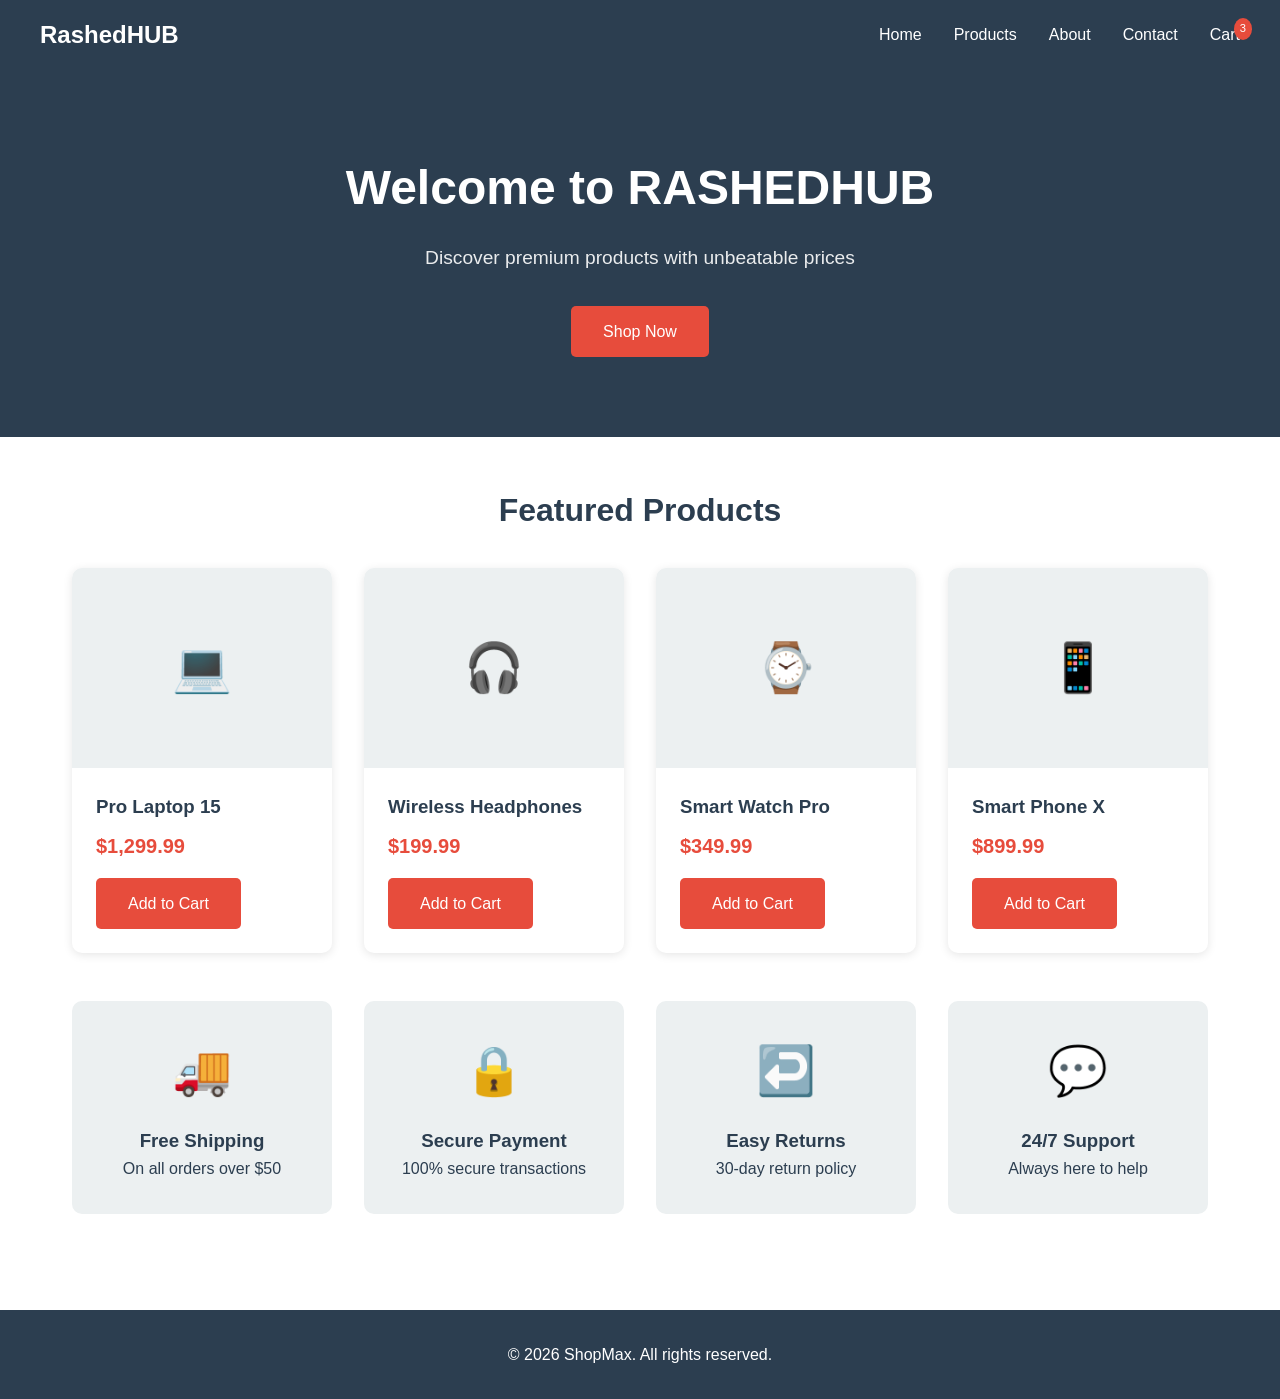
<file: index.html>
<!DOCTYPE html>
<html lang="en">
<head>
    <meta charset="UTF-8">
    <meta name="viewport" content="width=device-width, initial-scale=1.0">
    <title>ShopMax - Premium E-commerce</title>
    <link rel="stylesheet" href="index.css">
</head>
<body>
    <header>
        <nav>
            <a href="index.html" class="logo">RashedHUB</a>
            <ul class="nav-links">
                <li><a href="index.html">Home</a></li>
                <li><a href="products.html">Products</a></li>
                <li><a href="about.html">About</a></li>
                <li><a href="contact.html">Contact</a></li>
                <li><a href="cart.html" class="cart-icon">Cart <span class="cart-count">3</span></a></li>
            </ul>
        </nav>
    </header>

    <section class="hero">
        <h1>Welcome to RASHEDHUB</h1>
        <p>Discover premium products with unbeatable prices</p>
        <a href="products.html" class="btn">Shop Now</a>
    </section>

    <section class="container">
        <h2 class="section-title">Featured Products</h2>
        <div class="products-grid">
            <div class="product-card">
                <div class="product-image">💻</div>
                <div class="product-info">
                    <h3>Pro Laptop 15</h3>
                    <p class="price">$1,299.99</p>
                    <a href="cart.html" class="btn">Add to Cart</a>
                </div>
            </div>
            <div class="product-card">
                <div class="product-image">🎧</div>
                <div class="product-info">
                    <h3>Wireless Headphones</h3>
                    <p class="price">$199.99</p>
                    <a href="cart.html" class="btn">Add to Cart</a>
                </div>
            </div>
            <div class="product-card">
                <div class="product-image">⌚</div>
                <div class="product-info">
                    <h3>Smart Watch Pro</h3>
                    <p class="price">$349.99</p>
                    <a href="cart.html" class="btn">Add to Cart</a>
                </div>
            </div>
            <div class="product-card">
                <div class="product-image">📱</div>
                <div class="product-info">
                    <h3>Smart Phone X</h3>
                    <p class="price">$899.99</p>
                    <a href="cart.html" class="btn">Add to Cart</a>
                </div>
            </div>
        </div>

        <div class="features">
            <div class="feature-card">
                <div class="icon">🚚</div>
                <h3>Free Shipping</h3>
                <p>On all orders over $50</p>
            </div>
            <div class="feature-card">
                <div class="icon">🔒</div>
                <h3>Secure Payment</h3>
                <p>100% secure transactions</p>
            </div>
            <div class="feature-card">
                <div class="icon">↩️</div>
                <h3>Easy Returns</h3>
                <p>30-day return policy</p>
            </div>
            <div class="feature-card">
                <div class="icon">💬</div>
                <h3>24/7 Support</h3>
                <p>Always here to help</p>
            </div>
        </div>
    </section>

    <footer>
        <p>&copy; 2026 ShopMax. All rights reserved.</p>
    </footer>
</body>
</html>
</file>
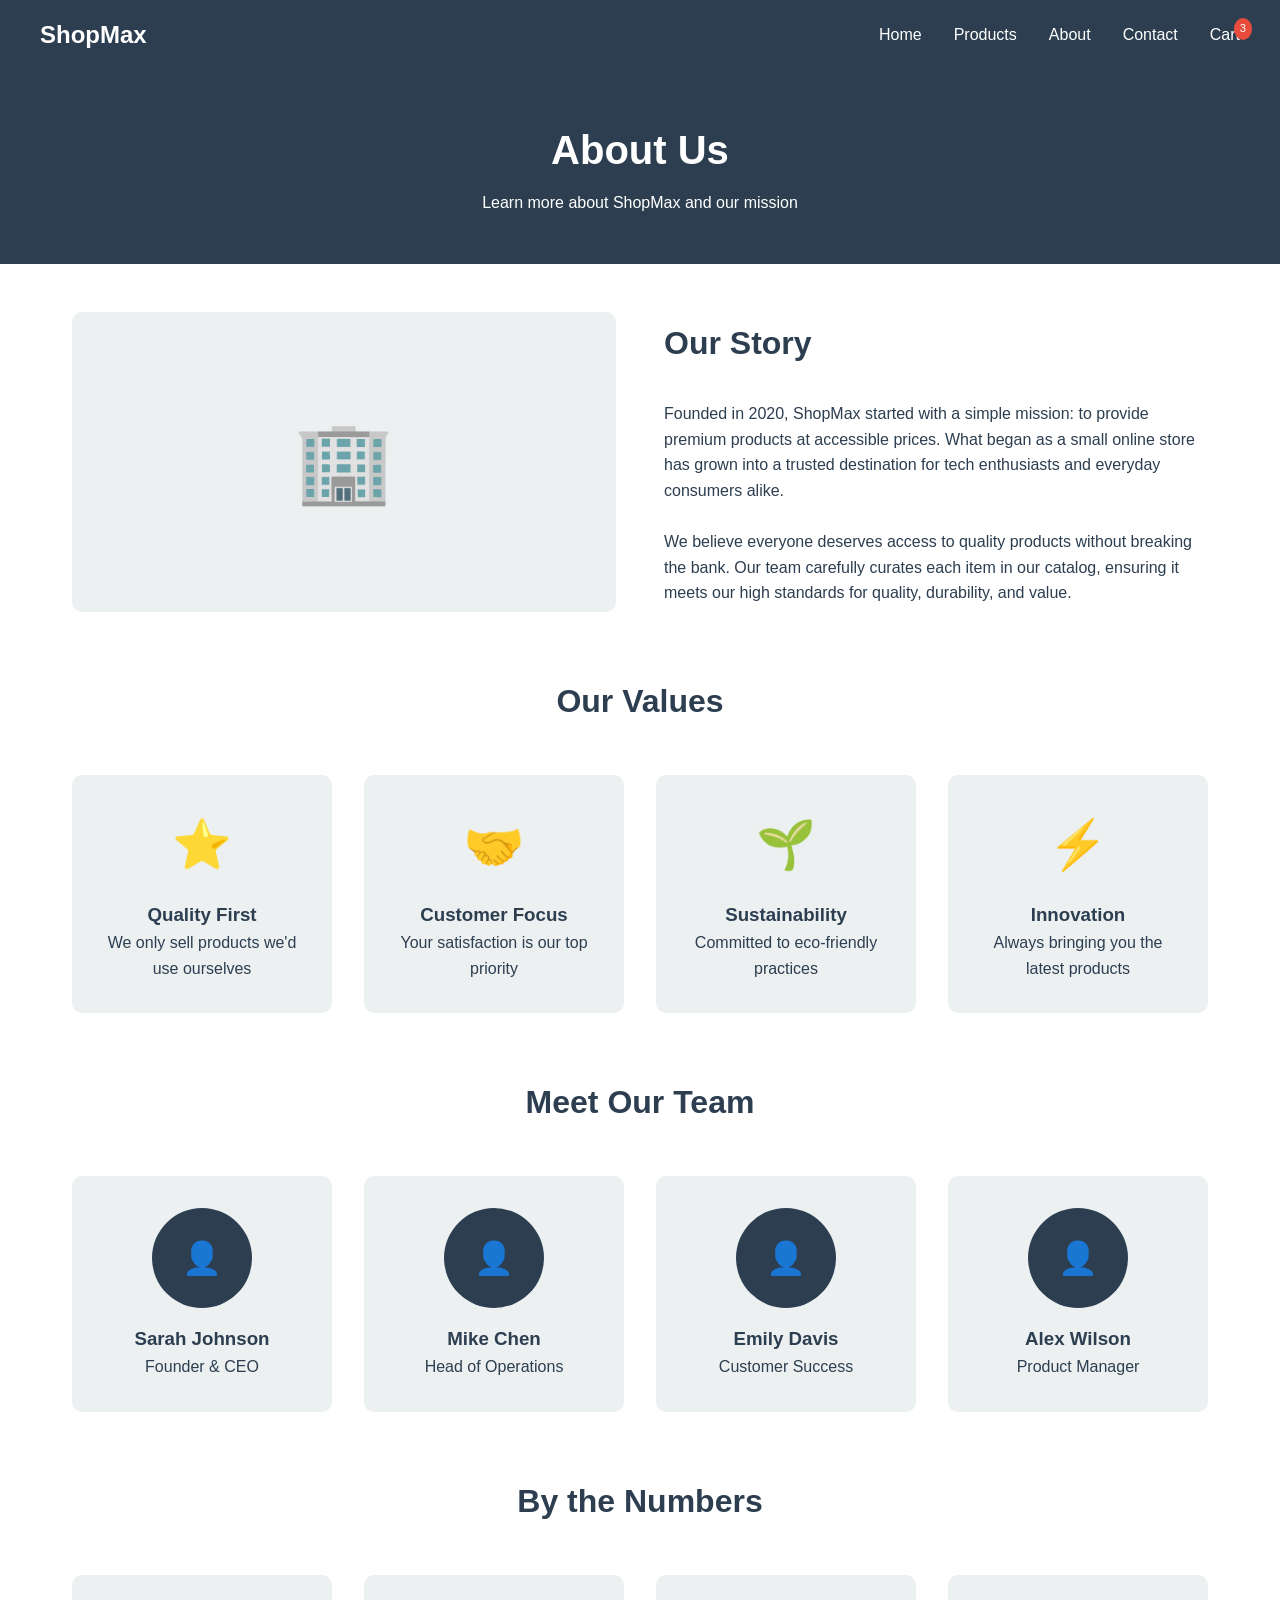
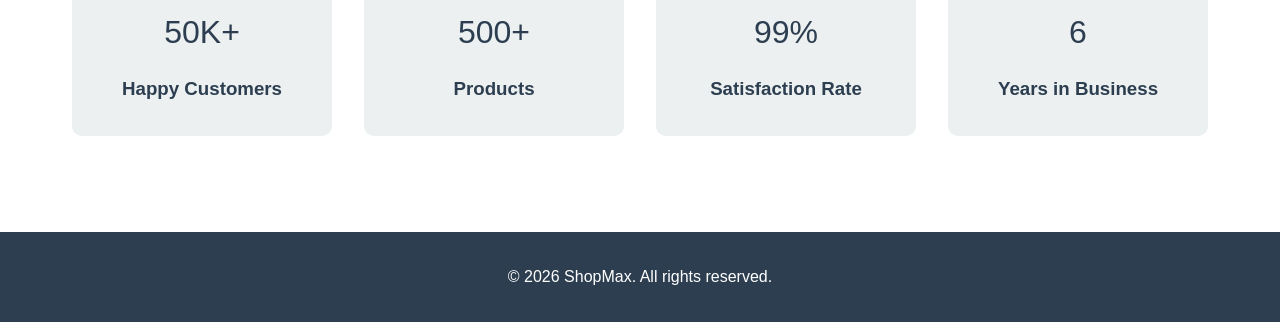
<file: about.html>
<!DOCTYPE html>
<html lang="en">
<head>
    <meta charset="UTF-8">
    <meta name="viewport" content="width=device-width, initial-scale=1.0">
    <title>About Us - ShopMax</title>
    <link rel="stylesheet" href="index.css">
</head>
<body>
    <header>
        <nav>
            <a href="index.html" class="logo">ShopMax</a>
            <ul class="nav-links">
                <li><a href="index.html">Home</a></li>
                <li><a href="products.html">Products</a></li>
                <li><a href="about.html">About</a></li>
                <li><a href="contact.html">Contact</a></li>
                <li><a href="cart.html" class="cart-icon">Cart <span class="cart-count">3</span></a></li>
            </ul>
        </nav>
    </header>

    <section class="page-header">
        <h1>About Us</h1>
        <p>Learn more about ShopMax and our mission</p>
    </section>

    <section class="container">
        <div class="about-content">
            <div class="about-image">🏢</div>
            <div>
                <h2 class="section-title" style="text-align: left;">Our Story</h2>
                <p>Founded in 2020, ShopMax started with a simple mission: to provide premium products at accessible prices. What began as a small online store has grown into a trusted destination for tech enthusiasts and everyday consumers alike.</p>
                <br>
                <p>We believe everyone deserves access to quality products without breaking the bank. Our team carefully curates each item in our catalog, ensuring it meets our high standards for quality, durability, and value.</p>
            </div>
        </div>

        <h2 class="section-title" style="margin-top: 4rem;">Our Values</h2>
        <div class="features">
            <div class="feature-card">
                <div class="icon">⭐</div>
                <h3>Quality First</h3>
                <p>We only sell products we'd use ourselves</p>
            </div>
            <div class="feature-card">
                <div class="icon">🤝</div>
                <h3>Customer Focus</h3>
                <p>Your satisfaction is our top priority</p>
            </div>
            <div class="feature-card">
                <div class="icon">🌱</div>
                <h3>Sustainability</h3>
                <p>Committed to eco-friendly practices</p>
            </div>
            <div class="feature-card">
                <div class="icon">⚡</div>
                <h3>Innovation</h3>
                <p>Always bringing you the latest products</p>
            </div>
        </div>

        <h2 class="section-title" style="margin-top: 4rem;">Meet Our Team</h2>
        <div class="team-grid">
            <div class="team-member">
                <div class="avatar">👤</div>
                <h3>Sarah Johnson</h3>
                <p>Founder & CEO</p>
            </div>
            <div class="team-member">
                <div class="avatar">👤</div>
                <h3>Mike Chen</h3>
                <p>Head of Operations</p>
            </div>
            <div class="team-member">
                <div class="avatar">👤</div>
                <h3>Emily Davis</h3>
                <p>Customer Success</p>
            </div>
            <div class="team-member">
                <div class="avatar">👤</div>
                <h3>Alex Wilson</h3>
                <p>Product Manager</p>
            </div>
        </div>

        <div style="text-align: center; margin-top: 4rem;">
            <h2 class="section-title">By the Numbers</h2>
            <div class="features">
                <div class="feature-card">
                    <div class="icon" style="font-size: 2rem;">50K+</div>
                    <h3>Happy Customers</h3>
                </div>
                <div class="feature-card">
                    <div class="icon" style="font-size: 2rem;">500+</div>
                    <h3>Products</h3>
                </div>
                <div class="feature-card">
                    <div class="icon" style="font-size: 2rem;">99%</div>
                    <h3>Satisfaction Rate</h3>
                </div>
                <div class="feature-card">
                    <div class="icon" style="font-size: 2rem;">6</div>
                    <h3>Years in Business</h3>
                </div>
            </div>
        </div>
    </section>

    <footer>
        <p>&copy; 2026 ShopMax. All rights reserved.</p>
    </footer>
</body>
</html>
</file>
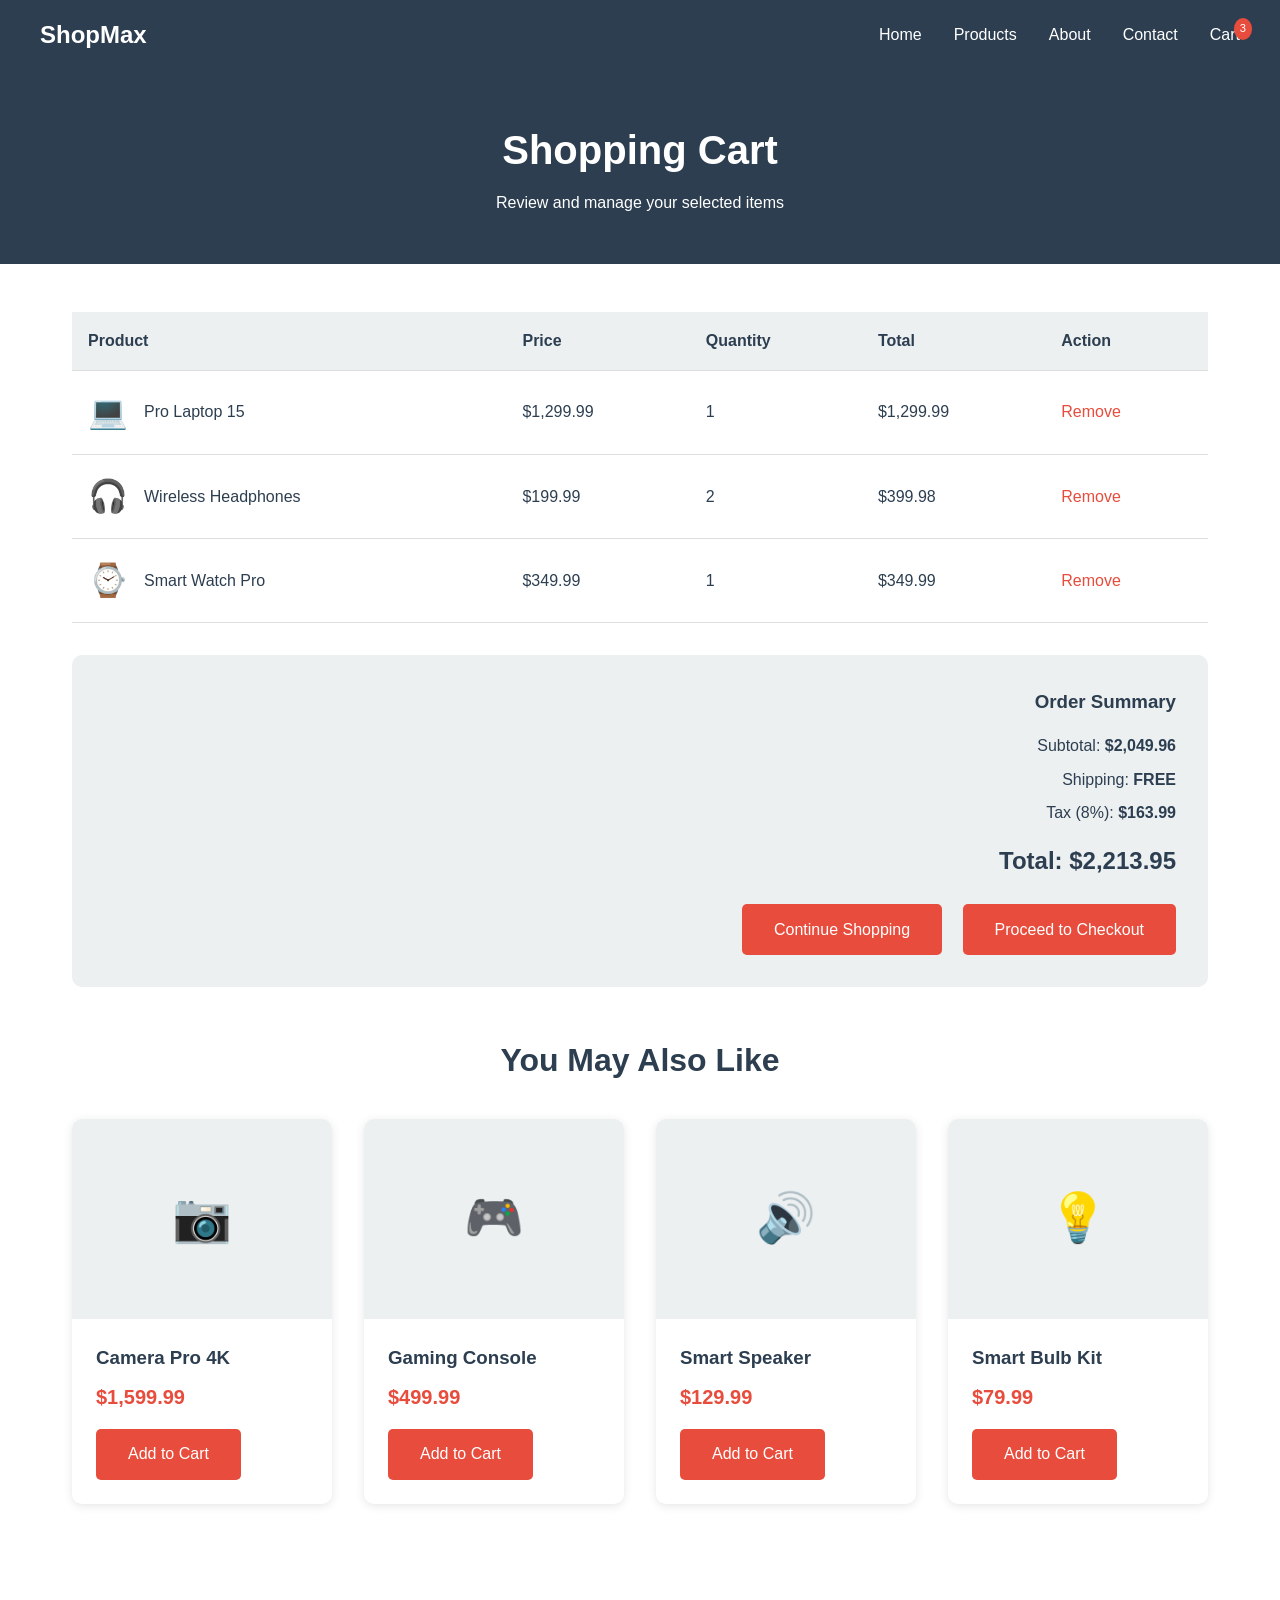
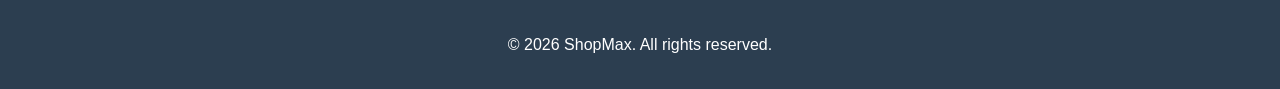
<file: cart.html>
<!DOCTYPE html>
<html lang="en">
<head>
    <meta charset="UTF-8">
    <meta name="viewport" content="width=device-width, initial-scale=1.0">
    <title>Shopping Cart - ShopMax</title>
    <link rel="stylesheet" href="index.css">
</head>
<body>
    <header>
        <nav>
            <a href="index.html" class="logo">ShopMax</a>
            <ul class="nav-links">
                <li><a href="index.html">Home</a></li>
                <li><a href="products.html">Products</a></li>
                <li><a href="about.html">About</a></li>
                <li><a href="contact.html">Contact</a></li>
                <li><a href="cart.html" class="cart-icon">Cart <span class="cart-count">3</span></a></li>
            </ul>
        </nav>
    </header>

    <section class="page-header">
        <h1>Shopping Cart</h1>
        <p>Review and manage your selected items</p>
    </section>

    <section class="container">
        <table class="cart-table">
            <thead>
                <tr>
                    <th>Product</th>
                    <th>Price</th>
                    <th>Quantity</th>
                    <th>Total</th>
                    <th>Action</th>
                </tr>
            </thead>
            <tbody>
                <tr>
                    <td>
                        <div style="display: flex; align-items: center; gap: 1rem;">
                            <span style="font-size: 2rem;">💻</span>
                            <span>Pro Laptop 15</span>
                        </div>
                    </td>
                    <td>$1,299.99</td>
                    <td>1</td>
                    <td>$1,299.99</td>
                    <td><a href="#" style="color: var(--secondary);">Remove</a></td>
                </tr>
                <tr>
                    <td>
                        <div style="display: flex; align-items: center; gap: 1rem;">
                            <span style="font-size: 2rem;">🎧</span>
                            <span>Wireless Headphones</span>
                        </div>
                    </td>
                    <td>$199.99</td>
                    <td>2</td>
                    <td>$399.98</td>
                    <td><a href="#" style="color: var(--secondary);">Remove</a></td>
                </tr>
                <tr>
                    <td>
                        <div style="display: flex; align-items: center; gap: 1rem;">
                            <span style="font-size: 2rem;">⌚</span>
                            <span>Smart Watch Pro</span>
                        </div>
                    </td>
                    <td>$349.99</td>
                    <td>1</td>
                    <td>$349.99</td>
                    <td><a href="#" style="color: var(--secondary);">Remove</a></td>
                </tr>
            </tbody>
        </table>

        <div class="cart-summary">
            <h3>Order Summary</h3>
            <p style="margin-bottom: 0.5rem;">Subtotal: <strong>$2,049.96</strong></p>
            <p style="margin-bottom: 0.5rem;">Shipping: <strong>FREE</strong></p>
            <p style="margin-bottom: 1rem;">Tax (8%): <strong>$163.99</strong></p>
            <h2 style="margin-bottom: 1.5rem;">Total: $2,213.95</h2>
            <a href="#" class="btn" style="margin-right: 1rem;">Continue Shopping</a>
            <a href="#" class="btn">Proceed to Checkout</a>
        </div>

        <div style="margin-top: 3rem;">
            <h2 class="section-title">You May Also Like</h2>
            <div class="products-grid">
                <div class="product-card">
                    <div class="product-image">📷</div>
                    <div class="product-info">
                        <h3>Camera Pro 4K</h3>
                        <p class="price">$1,599.99</p>
                        <a href="cart.html" class="btn">Add to Cart</a>
                    </div>
                </div>
                <div class="product-card">
                    <div class="product-image">🎮</div>
                    <div class="product-info">
                        <h3>Gaming Console</h3>
                        <p class="price">$499.99</p>
                        <a href="cart.html" class="btn">Add to Cart</a>
                    </div>
                </div>
                <div class="product-card">
                    <div class="product-image">🔊</div>
                    <div class="product-info">
                        <h3>Smart Speaker</h3>
                        <p class="price">$129.99</p>
                        <a href="cart.html" class="btn">Add to Cart</a>
                    </div>
                </div>
                <div class="product-card">
                    <div class="product-image">💡</div>
                    <div class="product-info">
                        <h3>Smart Bulb Kit</h3>
                        <p class="price">$79.99</p>
                        <a href="cart.html" class="btn">Add to Cart</a>
                    </div>
                </div>
            </div>
        </div>
    </section>

    <footer>
        <p>&copy; 2026 ShopMax. All rights reserved.</p>
    </footer>
</body>
</html>
</file>
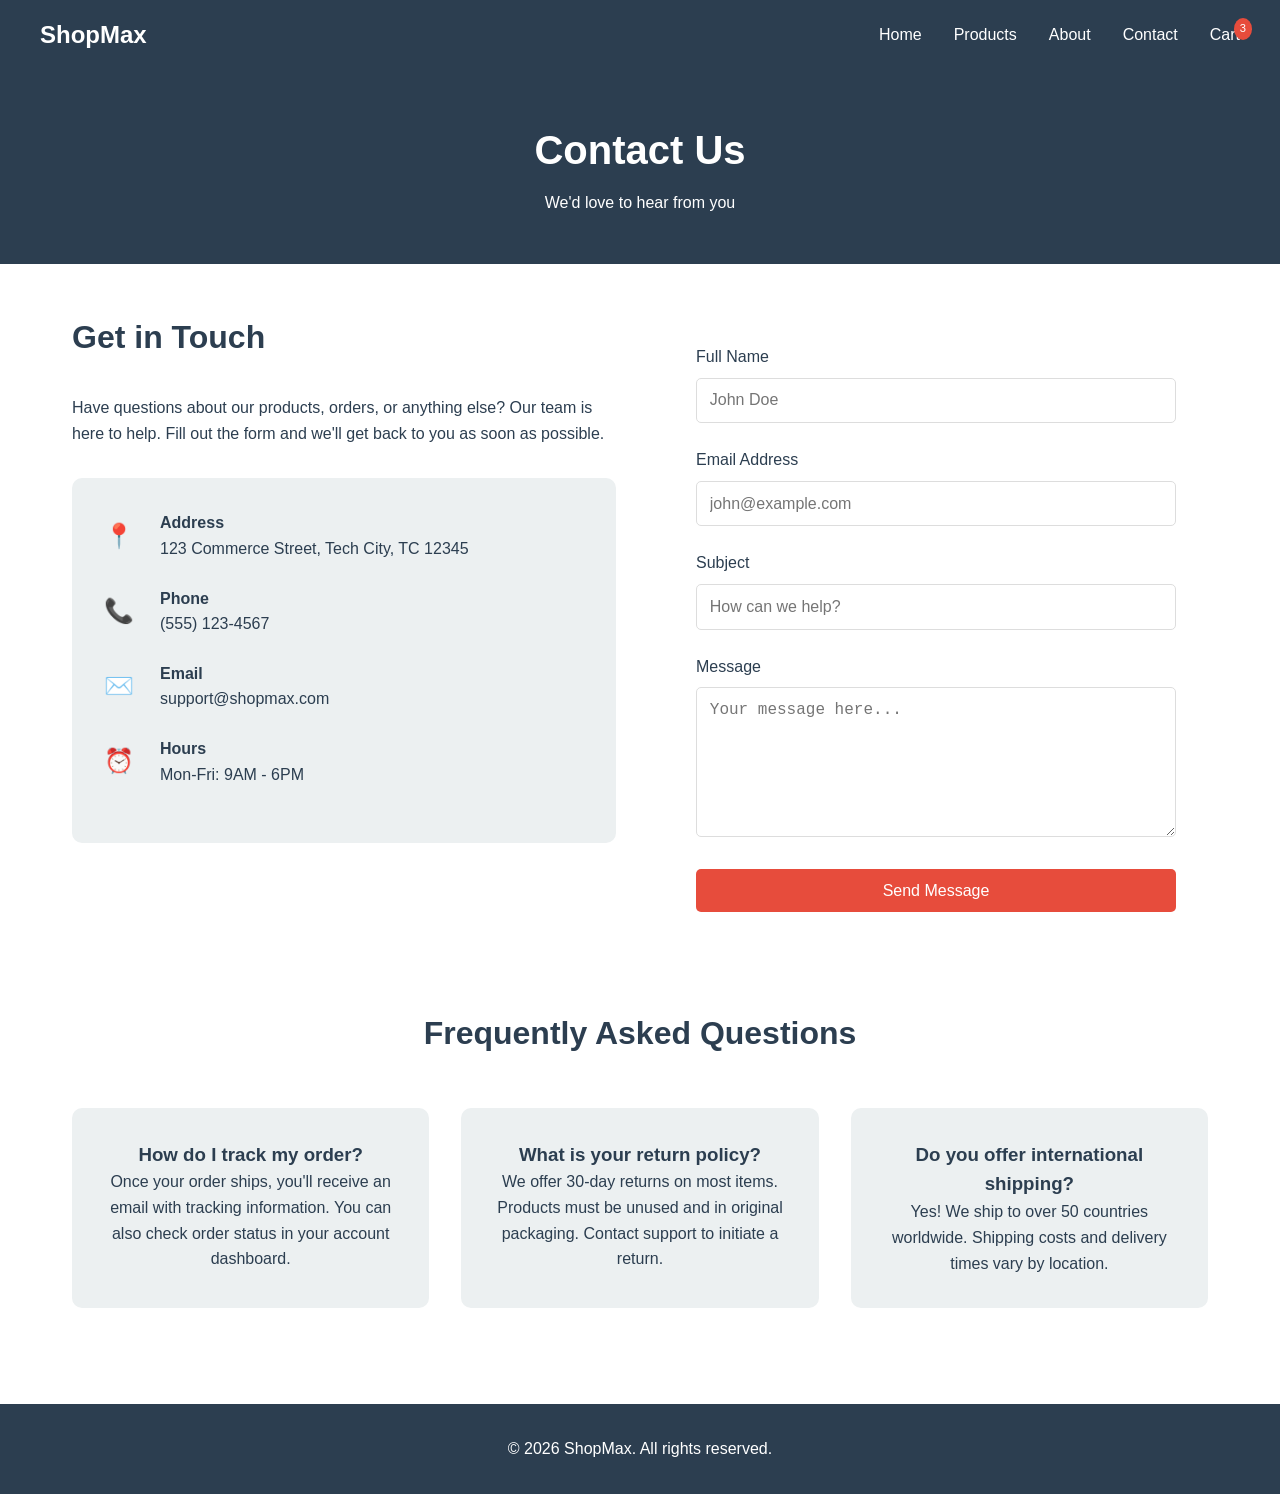
<file: contact.html>
<!DOCTYPE html>
<html lang="en">
<head>
    <meta charset="UTF-8">
    <meta name="viewport" content="width=device-width, initial-scale=1.0">
    <title>Contact Us - ShopMax</title>
    <link rel="stylesheet" href="index.css">
</head>
<body>
    <header>
        <nav>
            <a href="index.html" class="logo">ShopMax</a>
            <ul class="nav-links">
                <li><a href="index.html">Home</a></li>
                <li><a href="products.html">Products</a></li>
                <li><a href="about.html">About</a></li>
                <li><a href="contact.html">Contact</a></li>
                <li><a href="cart.html" class="cart-icon">Cart <span class="cart-count">3</span></a></li>
            </ul>
        </nav>
    </header>

    <section class="page-header">
        <h1>Contact Us</h1>
        <p>We'd love to hear from you</p>
    </section>

    <section class="container">
        <div class="contact-grid">
            <div>
                <h2 class="section-title" style="text-align: left;">Get in Touch</h2>
                <p>Have questions about our products, orders, or anything else? Our team is here to help. Fill out the form and we'll get back to you as soon as possible.</p>
                
                <div class="contact-info" style="margin-top: 2rem;">
                    <div class="contact-item">
                        <span class="icon">📍</span>
                        <div>
                            <strong>Address</strong>
                            <p>123 Commerce Street, Tech City, TC 12345</p>
                        </div>
                    </div>
                    <div class="contact-item">
                        <span class="icon">📞</span>
                        <div>
                            <strong>Phone</strong>
                            <p>(555) 123-4567</p>
                        </div>
                    </div>
                    <div class="contact-item">
                        <span class="icon">✉️</span>
                        <div>
                            <strong>Email</strong>
                            <p>support@shopmax.com</p>
                        </div>
                    </div>
                    <div class="contact-item">
                        <span class="icon">⏰</span>
                        <div>
                            <strong>Hours</strong>
                            <p>Mon-Fri: 9AM - 6PM</p>
                        </div>
                    </div>
                </div>
            </div>

            <div class="contact-form">
                <form>
                    <div class="form-group">
                        <label for="name">Full Name</label>
                        <input type="text" id="name" placeholder="John Doe" required>
                    </div>
                    <div class="form-group">
                        <label for="email">Email Address</label>
                        <input type="email" id="email" placeholder="john@example.com" required>
                    </div>
                    <div class="form-group">
                        <label for="subject">Subject</label>
                        <input type="text" id="subject" placeholder="How can we help?" required>
                    </div>
                    <div class="form-group">
                        <label for="message">Message</label>
                        <textarea id="message" placeholder="Your message here..." required></textarea>
                    </div>
                    <button type="submit" class="btn" style="width: 100%;">Send Message</button>
                </form>
            </div>
        </div>

        <div style="margin-top: 4rem; text-align: center;">
            <h2 class="section-title">Frequently Asked Questions</h2>
            <div class="features" style="text-align: left;">
                <div class="feature-card">
                    <h3>How do I track my order?</h3>
                    <p>Once your order ships, you'll receive an email with tracking information. You can also check order status in your account dashboard.</p>
                </div>
                <div class="feature-card">
                    <h3>What is your return policy?</h3>
                    <p>We offer 30-day returns on most items. Products must be unused and in original packaging. Contact support to initiate a return.</p>
                </div>
                <div class="feature-card">
                    <h3>Do you offer international shipping?</h3>
                    <p>Yes! We ship to over 50 countries worldwide. Shipping costs and delivery times vary by location.</p>
                </div>
            </div>
        </div>
    </section>

    <footer>
        <p>&copy; 2026 ShopMax. All rights reserved.</p>
    </footer>
</body>
</html>
</file>
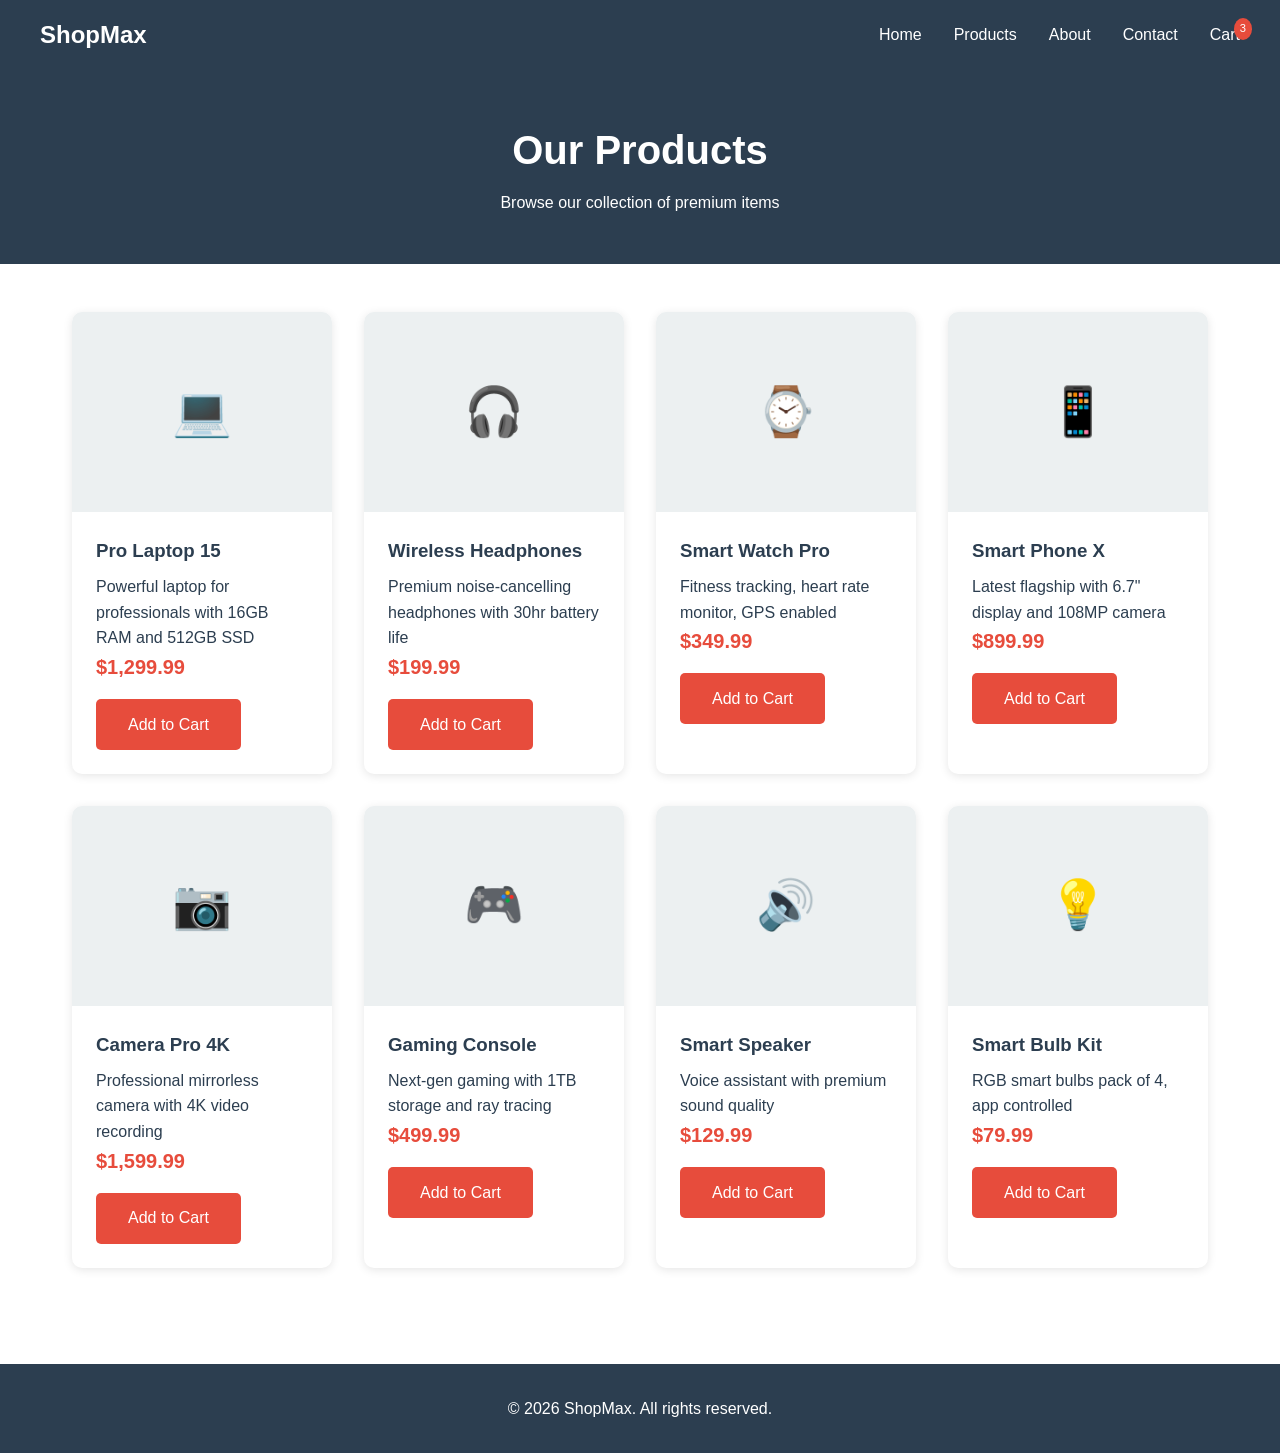
<file: products.html>
<!DOCTYPE html>
<html lang="en">
<head>
    <meta charset="UTF-8">
    <meta name="viewport" content="width=device-width, initial-scale=1.0">
    <title>Products - ShopMax</title>
    <link rel="stylesheet" href="index.css">
</head>
<body>
    <header>
        <nav>
            <a href="index.html" class="logo">ShopMax</a>
            <ul class="nav-links">
                <li><a href="index.html">Home</a></li>
                <li><a href="products.html">Products</a></li>
                <li><a href="about.html">About</a></li>
                <li><a href="contact.html">Contact</a></li>
                <li><a href="cart.html" class="cart-icon">Cart <span class="cart-count">3</span></a></li>
            </ul>
        </nav>
    </header>

    <section class="page-header">
        <h1>Our Products</h1>
        <p>Browse our collection of premium items</p>
    </section>

    <section class="container">
        <div class="products-grid">
            <div class="product-card">
                <div class="product-image">💻</div>
                <div class="product-info">
                    <h3>Pro Laptop 15</h3>
                    <p>Powerful laptop for professionals with 16GB RAM and 512GB SSD</p>
                    <p class="price">$1,299.99</p>
                    <a href="cart.html" class="btn">Add to Cart</a>
                </div>
            </div>
            <div class="product-card">
                <div class="product-image">🎧</div>
                <div class="product-info">
                    <h3>Wireless Headphones</h3>
                    <p>Premium noise-cancelling headphones with 30hr battery life</p>
                    <p class="price">$199.99</p>
                    <a href="cart.html" class="btn">Add to Cart</a>
                </div>
            </div>
            <div class="product-card">
                <div class="product-image">⌚</div>
                <div class="product-info">
                    <h3>Smart Watch Pro</h3>
                    <p>Fitness tracking, heart rate monitor, GPS enabled</p>
                    <p class="price">$349.99</p>
                    <a href="cart.html" class="btn">Add to Cart</a>
                </div>
            </div>
            <div class="product-card">
                <div class="product-image">📱</div>
                <div class="product-info">
                    <h3>Smart Phone X</h3>
                    <p>Latest flagship with 6.7" display and 108MP camera</p>
                    <p class="price">$899.99</p>
                    <a href="cart.html" class="btn">Add to Cart</a>
                </div>
            </div>
            <div class="product-card">
                <div class="product-image">📷</div>
                <div class="product-info">
                    <h3>Camera Pro 4K</h3>
                    <p>Professional mirrorless camera with 4K video recording</p>
                    <p class="price">$1,599.99</p>
                    <a href="cart.html" class="btn">Add to Cart</a>
                </div>
            </div>
            <div class="product-card">
                <div class="product-image">🎮</div>
                <div class="product-info">
                    <h3>Gaming Console</h3>
                    <p>Next-gen gaming with 1TB storage and ray tracing</p>
                    <p class="price">$499.99</p>
                    <a href="cart.html" class="btn">Add to Cart</a>
                </div>
            </div>
            <div class="product-card">
                <div class="product-image">🔊</div>
                <div class="product-info">
                    <h3>Smart Speaker</h3>
                    <p>Voice assistant with premium sound quality</p>
                    <p class="price">$129.99</p>
                    <a href="cart.html" class="btn">Add to Cart</a>
                </div>
            </div>
            <div class="product-card">
                <div class="product-image">💡</div>
                <div class="product-info">
                    <h3>Smart Bulb Kit</h3>
                    <p>RGB smart bulbs pack of 4, app controlled</p>
                    <p class="price">$79.99</p>
                    <a href="cart.html" class="btn">Add to Cart</a>
                </div>
            </div>
        </div>
    </section>

    <footer>
        <p>&copy; 2026 ShopMax. All rights reserved.</p>
    </footer>
</body>
</html>
</file>
<file: index.css>
* {
    margin: 0;
    padding: 0;
    box-sizing: border-box;
}

:root {
    --primary: #2c3e50;
    --secondary: #e74c3c;
    --light: #ecf0f1;
    --dark: #2c3e50;
    --gray: #95a5a6;
}

body {
    font-family: 'Segoe UI', Tahoma, Geneva, Verdana, sans-serif;
    line-height: 1.6;
    color: var(--dark);
}

a {
    text-decoration: none;
    color: inherit;
}

header {
    background: var(--primary);
    color: white;
    padding: 1rem 2rem;
    position: sticky;
    top: 0;
    z-index: 100;
}

nav {
    display: flex;
    justify-content: space-between;
    align-items: center;
    max-width: 1200px;
    margin: 0 auto;
}

.logo {
    font-size: 1.5rem;
    font-weight: bold;
}

.nav-links {
    display: flex;
    list-style: none;
    gap: 2rem;
}

.nav-links a:hover {
    color: var(--secondary);
    transition: 0.3s;
}

.cart-icon {
    position: relative;
}

.cart-count {
    position: absolute;
    top: -8px;
    right: -12px;
    background: var(--secondary);
    color: white;
    font-size: 0.7rem;
    padding: 2px 6px;
    border-radius: 50%;
}

.hero {
    background: linear-gradient(135deg, var(--primary) 0%, var(--dark) 100%);
    color: white;
    text-align: center;
    padding: 5rem 2rem;
}

.hero h1 {
    font-size: 3rem;
    margin-bottom: 1rem;
}

.hero p {
    font-size: 1.2rem;
    margin-bottom: 2rem;
    opacity: 0.9;
}

.btn {
    display: inline-block;
    background: var(--secondary);
    color: white;
    padding: 0.8rem 2rem;
    border-radius: 5px;
    transition: 0.3s;
    border: none;
    cursor: pointer;
    font-size: 1rem;
}

.btn:hover {
    background: #c0392b;
    transform: translateY(-2px);
}

.container {
    max-width: 1200px;
    margin: 0 auto;
    padding: 3rem 2rem;
}

.section-title {
    text-align: center;
    font-size: 2rem;
    margin-bottom: 2rem;
    color: var(--primary);
}

.products-grid {
    display: grid;
    grid-template-columns: repeat(auto-fit, minmax(250px, 1fr));
    gap: 2rem;
}

.product-card {
    background: white;
    border-radius: 10px;
    box-shadow: 0 2px 10px rgba(0,0,0,0.1);
    overflow: hidden;
    transition: 0.3s;
}

.product-card:hover {
    transform: translateY(-5px);
    box-shadow: 0 5px 20px rgba(0,0,0,0.15);
}

.product-image {
    width: 100%;
    height: 200px;
    background: var(--light);
    display: flex;
    align-items: center;
    justify-content: center;
    font-size: 3rem;
    color: var(--gray);
}

.product-info {
    padding: 1.5rem;
}

.product-info h3 {
    margin-bottom: 0.5rem;
}

.product-info .price {
    font-size: 1.25rem;
    color: var(--secondary);
    font-weight: bold;
    margin-bottom: 1rem;
}

.features {
    display: grid;
    grid-template-columns: repeat(auto-fit, minmax(250px, 1fr));
    gap: 2rem;
    margin-top: 3rem;
}

.feature-card {
    text-align: center;
    padding: 2rem;
    background: var(--light);
    border-radius: 10px;
}

.feature-card .icon {
    font-size: 3rem;
    margin-bottom: 1rem;
}

footer {
    background: var(--dark);
    color: white;
    text-align: center;
    padding: 2rem;
    margin-top: 3rem;
}

.form-group {
    margin-bottom: 1.5rem;
}

.form-group label {
    display: block;
    margin-bottom: 0.5rem;
    font-weight: 500;
}

.form-group input,
.form-group textarea {
    width: 100%;
    padding: 0.8rem;
    border: 1px solid #ddd;
    border-radius: 5px;
    font-size: 1rem;
}

.form-group textarea {
    height: 150px;
    resize: vertical;
}

.page-header {
    background: var(--primary);
    color: white;
    padding: 3rem 2rem;
    text-align: center;
}

.page-header h1 {
    font-size: 2.5rem;
    margin-bottom: 0.5rem;
}

.about-content {
    display: grid;
    grid-template-columns: 1fr 1fr;
    gap: 3rem;
    align-items: center;
}

.about-image {
    width: 100%;
    height: 300px;
    background: var(--light);
    border-radius: 10px;
    display: flex;
    align-items: center;
    justify-content: center;
    font-size: 5rem;
    color: var(--gray);
}

.team-grid {
    display: grid;
    grid-template-columns: repeat(auto-fit, minmax(200px, 1fr));
    gap: 2rem;
    margin-top: 3rem;
}

.team-member {
    text-align: center;
    padding: 2rem;
    background: var(--light);
    border-radius: 10px;
}

.team-member .avatar {
    width: 100px;
    height: 100px;
    background: var(--primary);
    border-radius: 50%;
    margin: 0 auto 1rem;
    display: flex;
    align-items: center;
    justify-content: center;
    font-size: 2rem;
    color: white;
}

.cart-table {
    width: 100%;
    border-collapse: collapse;
    margin-bottom: 2rem;
}

.cart-table th,
.cart-table td {
    padding: 1rem;
    text-align: left;
    border-bottom: 1px solid #ddd;
}

.cart-table th {
    background: var(--light);
    font-weight: 600;
}

.cart-summary {
    text-align: right;
    padding: 2rem;
    background: var(--light);
    border-radius: 10px;
}

.cart-summary h3 {
    margin-bottom: 1rem;
}

.contact-grid {
    display: grid;
    grid-template-columns: 1fr 1fr;
    gap: 3rem;
}

.contact-info {
    padding: 2rem;
    background: var(--light);
    border-radius: 10px;
}

.contact-item {
    display: flex;
    align-items: center;
    gap: 1rem;
    margin-bottom: 1.5rem;
}

.contact-item .icon {
    font-size: 1.5rem;
    width: 40px;
}

.contact-form {
    padding: 2rem;
}

@media (max-width: 768px) {
    .nav-links {
        gap: 1rem;
        font-size: 0.9rem;
    }
    
    .hero h1 {
        font-size: 2rem;
    }
    
    .about-content,
    .contact-grid {
        grid-template-columns: 1fr;
    }
    
    .cart-table {
        font-size: 0.85rem;
    }
    
    .cart-table th,
    .cart-table td {
        padding: 0.5rem;
    }
}
</file>
